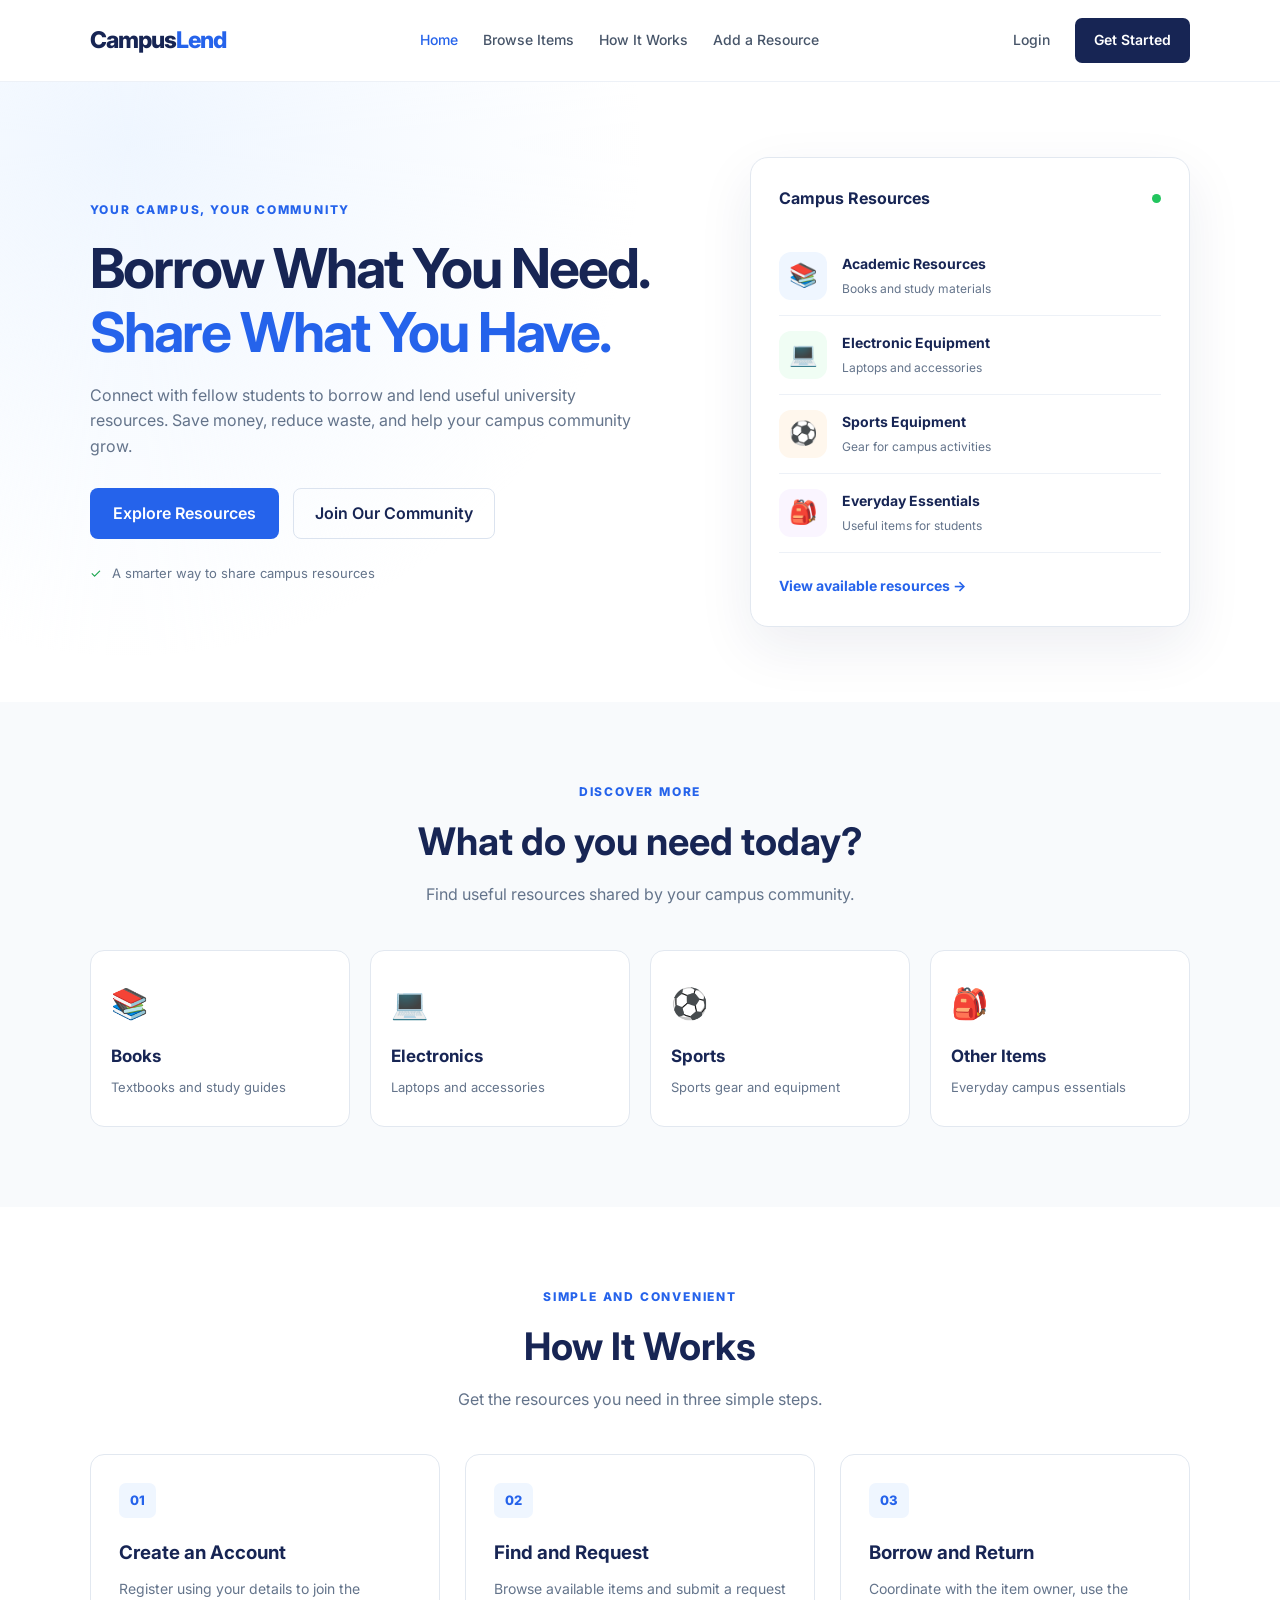
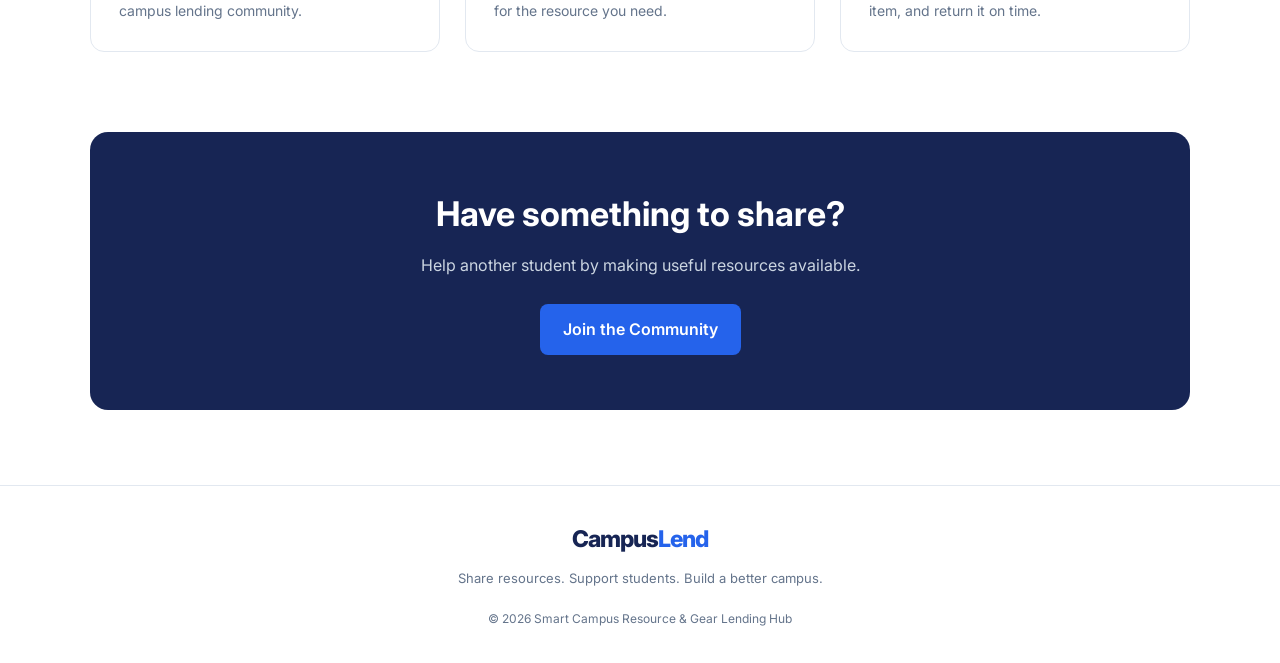
<file: frontend/index.html>
<!DOCTYPE html>
<html lang="en">
<head>
    <meta charset="UTF-8">
    <meta name="viewport" content="width=device-width, initial-scale=1.0">

    <title>Campus Lending Hub</title>

    <link rel="stylesheet" href="css/style.css">
    <link rel="stylesheet" href="css/home.css">
</head>

<body>

    <header class="navbar">
        <a href="index.html" class="logo">
            Campus<span>Lend</span>
        </a>

        <nav class="nav-links">
            <a href="index.html" class="active">Home</a>
            <a href="browse.html">Browse Items</a>
            <a href="#how-it-works">How It Works</a>
            <a href="add-resource.html">Add a Resource</a>
        </nav>

        <div class="nav-buttons">
            <a href="login.html" class="login-link">Login</a>
            <a href="register.html" class="register-btn">Get Started</a>
        </div>
    </header>

    <main>

        <section class="hero">

            <div class="hero-content">

                <p class="eyebrow">YOUR CAMPUS, YOUR COMMUNITY</p>

                <h1>
                    Borrow What You Need.
                    <span>Share What You Have.</span>
                </h1>

                <p class="hero-description">
                    Connect with fellow students to borrow and lend
                    useful university resources. Save money, reduce
                    waste, and help your campus community grow.
                </p>

                <div class="hero-buttons">
                    <a href="browse.html" class="primary-btn">
                        Explore Resources
                    </a>

                    <a href="register.html" class="secondary-btn">
                        Join Our Community
                    </a>
                </div>

                <div class="hero-note">
                    <span>✓</span>
                    A smarter way to share campus resources
                </div>

            </div>

            <div class="hero-card">

                <div class="card-heading">
                    <span>Campus Resources</span>
                    <span class="status-dot"></span>
                </div>

                <div class="resource-item">
                    <div class="resource-icon book-icon">📚</div>
                    <div>
                        <h3>Academic Resources</h3>
                        <p>Books and study materials</p>
                    </div>
                </div>

                <div class="resource-item">
                    <div class="resource-icon tech-icon">💻</div>
                    <div>
                        <h3>Electronic Equipment</h3>
                        <p>Laptops and accessories</p>
                    </div>
                </div>

                <div class="resource-item">
                    <div class="resource-icon sports-icon">⚽</div>
                    <div>
                        <h3>Sports Equipment</h3>
                        <p>Gear for campus activities</p>
                    </div>
                </div>

                <div class="resource-item">
                    <div class="resource-icon other-icon">🎒</div>
                    <div>
                        <h3>Everyday Essentials</h3>
                        <p>Useful items for students</p>
                    </div>
                </div>

                <a href="browse.html" class="view-resources">
                    View available resources →
                </a>

            </div>

        </section>

        <section class="categories">

            <div class="section-heading">
                <p class="eyebrow">DISCOVER MORE</p>
                <h2>What do you need today?</h2>
                <p>
                    Find useful resources shared by your campus community.
                </p>
            </div>

            <div class="category-grid">

                <a href="browse.html?category=books" class="category-card">
                    <span class="category-icon">📚</span>
                    <h3>Books</h3>
                    <p>Textbooks and study guides</p>
                </a>

                <a href="browse.html?category=electronics" class="category-card">
                    <span class="category-icon">💻</span>
                    <h3>Electronics</h3>
                    <p>Laptops and accessories</p>
                </a>

                <a href="browse.html?category=sports" class="category-card">
                    <span class="category-icon">⚽</span>
                    <h3>Sports</h3>
                    <p>Sports gear and equipment</p>
                </a>

                <a href="browse.html?category=other" class="category-card">
                    <span class="category-icon">🎒</span>
                    <h3>Other Items</h3>
                    <p>Everyday campus essentials</p>
                </a>

            </div>

        </section>

        <section class="how-it-works" id="how-it-works">

            <div class="section-heading">
                <p class="eyebrow">SIMPLE AND CONVENIENT</p>
                <h2>How It Works</h2>
                <p>Get the resources you need in three simple steps.</p>
            </div>

            <div class="steps-grid">

                <div class="step-card">
                    <span class="step-number">01</span>
                    <h3>Create an Account</h3>
                    <p>
                        Register using your details to join the
                        campus lending community.
                    </p>
                </div>

                <div class="step-card">
                    <span class="step-number">02</span>
                    <h3>Find and Request</h3>
                    <p>
                        Browse available items and submit a request
                        for the resource you need.
                    </p>
                </div>

                <div class="step-card">
                    <span class="step-number">03</span>
                    <h3>Borrow and Return</h3>
                    <p>
                        Coordinate with the item owner, use the item,
                        and return it on time.
                    </p>
                </div>

            </div>

        </section>

        <section class="cta-section">
            <h2>Have something to share?</h2>
            <p>
                Help another student by making useful resources available.
            </p>
            <a href="register.html" class="primary-btn">
                Join the Community
            </a>
        </section>

    </main>

    <footer class="footer">
        <a href="index.html" class="logo">
            Campus<span>Lend</span>
        </a>

        <p>Share resources. Support students. Build a better campus.</p>

        <p class="copyright">
            &copy; 2026 Smart Campus Resource & Gear Lending Hub
        </p>
    </footer>

</body>
</html>
</file>
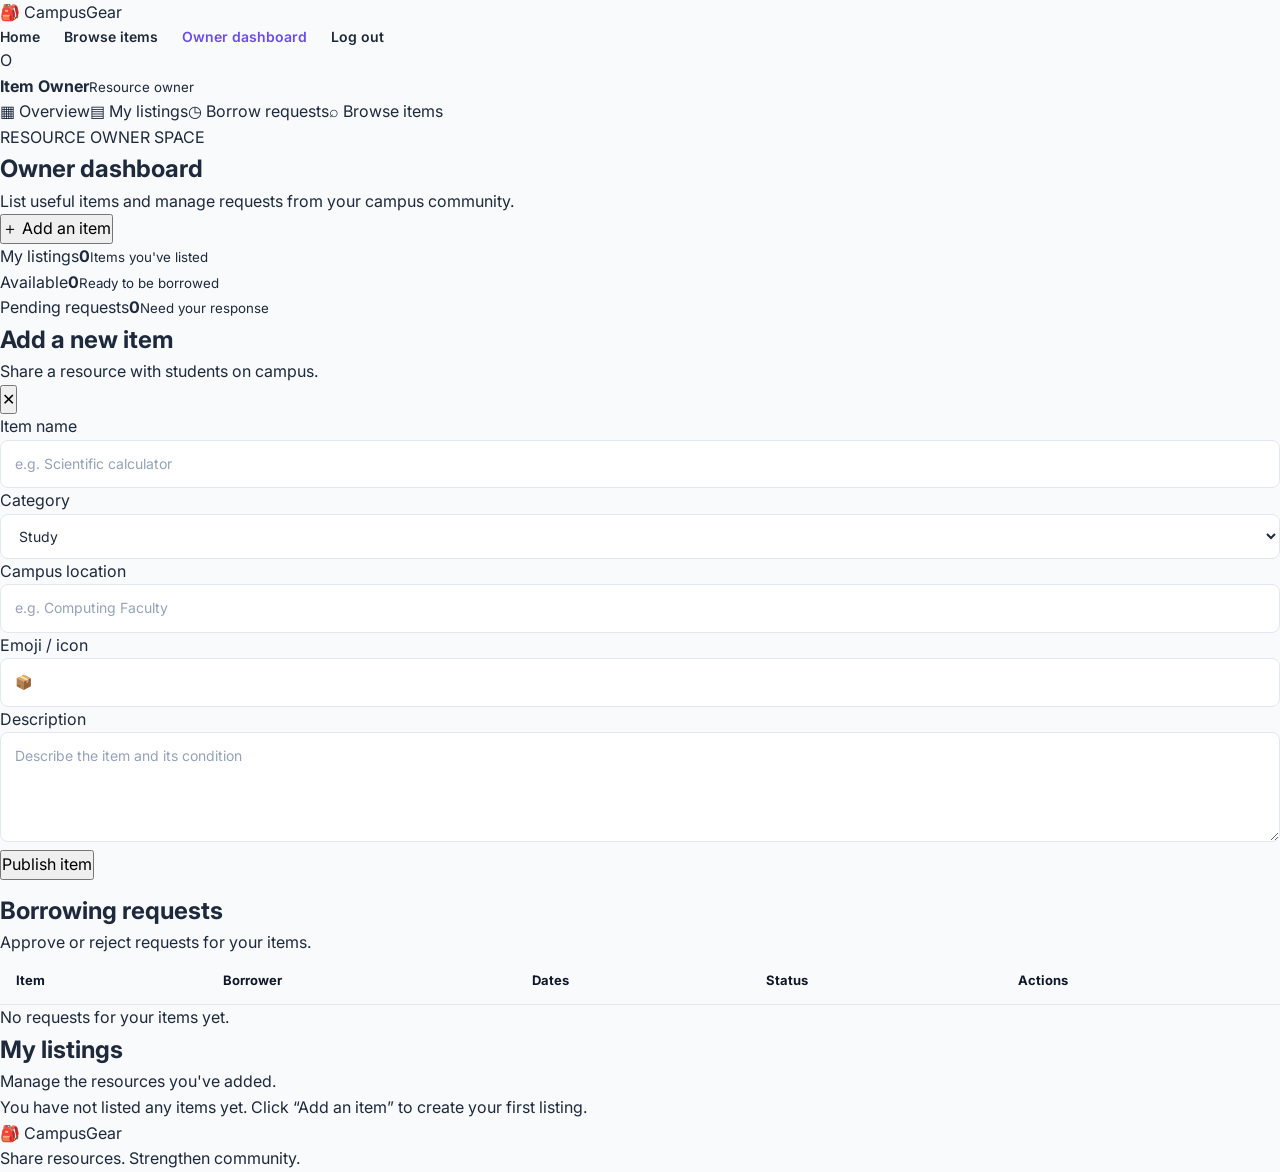
<file: owner.html>
<!DOCTYPE html>
<html lang="en"><head><meta charset="UTF-8"><meta name="viewport" content="width=device-width, initial-scale=1.0"><title>Owner dashboard | CampusGear</title><link rel="stylesheet" href="style.css"></head>
<body data-page="owner"><header class="site-header"><a class="brand" href="index.html">🎒 Campus<span>Gear</span></a><nav class="nav-links"><a href="index.html">Home</a><a href="browse.html">Browse items</a><a class="active" href="owner.html">Owner dashboard</a><a href="login.html" data-logout>Log out</a></nav><button class="menu-toggle" aria-label="Toggle navigation">☰</button></header>
<main class="dashboard-wrap"><aside class="dash-sidebar"><div class="profile-chip"><div class="profile-avatar">O</div><div><strong id="owner-name">Item Owner</strong><small>Resource owner</small></div></div><a class="side-link active" href="owner.html">▦ Overview</a><a class="side-link" href="#owner-items">▤ My listings</a><a class="side-link" href="#owner-requests">◷ Borrow requests</a><a class="side-link" href="browse.html">⌕ Browse items</a></aside>
<section class="dashboard-main"><div class="dash-heading"><div><span class="eyebrow">RESOURCE OWNER SPACE</span><h1>Owner dashboard</h1><p>List useful items and manage requests from your campus community.</p></div><button class="btn" id="show-item-form">＋ Add an item</button></div>
<div class="metric-grid"><article class="metric-card"><span>My listings</span><strong id="owner-total">0</strong><small>Items you've listed</small></article><article class="metric-card"><span>Available</span><strong id="owner-available">0</strong><small>Ready to be borrowed</small></article><article class="metric-card"><span>Pending requests</span><strong id="owner-pending">0</strong><small>Need your response</small></article></div>
<section class="panel hidden" id="item-form-panel"><div class="panel-heading"><div><h2>Add a new item</h2><p>Share a resource with students on campus.</p></div><button class="icon-button" id="hide-item-form" aria-label="Close form">✕</button></div><form id="add-item-form" class="form-grid"><label>Item name<input id="new-item-name" required placeholder="e.g. Scientific calculator"></label><label>Category<select id="new-item-category"><option>Study</option><option>Electronics</option><option>Sports</option><option>Equipment</option></select></label><label>Campus location<input id="new-item-location" required placeholder="e.g. Computing Faculty"></label><label>Emoji / icon<input id="new-item-emoji" maxlength="4" placeholder="📦" value="📦"></label><label class="span-two">Description<textarea id="new-item-description" rows="2" placeholder="Describe the item and its condition"></textarea></label><button class="btn" type="submit">Publish item</button><p id="item-form-message" class="form-message"></p></form></section>
<section class="panel" id="owner-requests"><div class="panel-heading"><div><h2>Borrowing requests</h2><p>Approve or reject requests for your items.</p></div></div><div class="table-scroll"><table><thead><tr><th>Item</th><th>Borrower</th><th>Dates</th><th>Status</th><th>Actions</th></tr></thead><tbody id="owner-requests-table"></tbody></table></div><div id="owner-requests-empty" class="table-empty">No requests for your items yet.</div></section>
<section class="panel" id="owner-items"><div class="panel-heading"><div><h2>My listings</h2><p>Manage the resources you've added.</p></div></div><div id="owner-items-list" class="owner-items-list"></div></section></section></main><footer class="site-footer"><a class="brand" href="index.html">🎒 Campus<span>Gear</span></a><p>Share resources. Strengthen community.</p></footer><script src="script.js"></script></body></html>
</file>
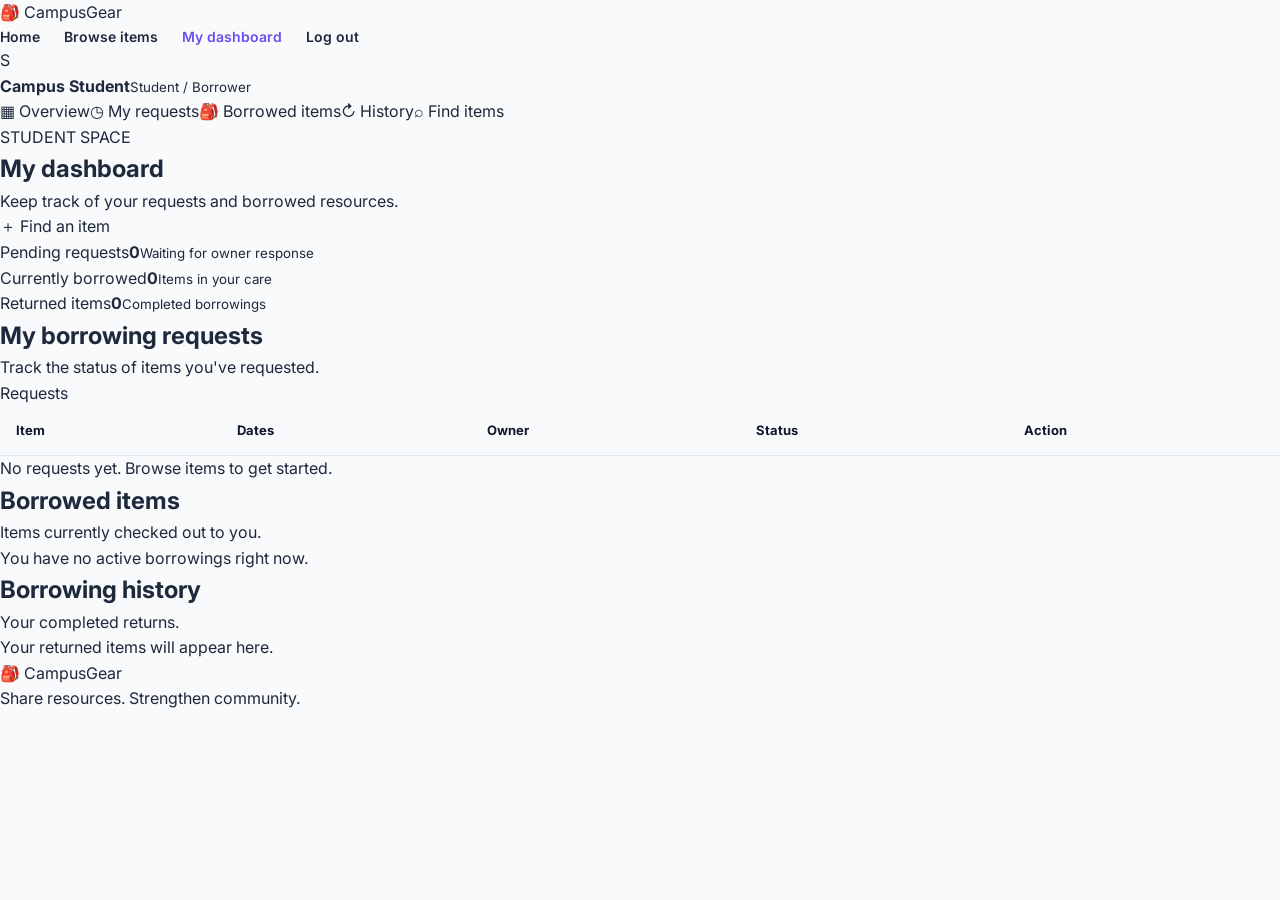
<file: student.html>
<!DOCTYPE html>
<html lang="en"><head><meta charset="UTF-8"><meta name="viewport" content="width=device-width, initial-scale=1.0"><title>Student dashboard | CampusGear</title><link rel="stylesheet" href="style.css"></head>
<body data-page="student"><header class="site-header"><a class="brand" href="index.html">🎒 Campus<span>Gear</span></a><nav class="nav-links"><a href="index.html">Home</a><a href="browse.html">Browse items</a><a class="active" href="student.html">My dashboard</a><a href="login.html" data-logout>Log out</a></nav><button class="menu-toggle" aria-label="Toggle navigation">☰</button></header>
<main class="dashboard-wrap"><aside class="dash-sidebar"><div class="profile-chip"><div class="profile-avatar" id="student-avatar">S</div><div><strong id="student-name">Campus Student</strong><small>Student / Borrower</small></div></div><a class="side-link active" href="student.html">▦ Overview</a><a class="side-link" href="#my-requests">◷ My requests</a><a class="side-link" href="#my-borrowed">🎒 Borrowed items</a><a class="side-link" href="#my-history">↻ History</a><a class="side-link" href="browse.html">⌕ Find items</a></aside>
<section class="dashboard-main"><div class="dash-heading"><div><span class="eyebrow">STUDENT SPACE</span><h1>My dashboard</h1><p>Keep track of your requests and borrowed resources.</p></div><a class="btn" href="browse.html">＋ Find an item</a></div>
<div class="metric-grid"><article class="metric-card"><span>Pending requests</span><strong id="student-pending">0</strong><small>Waiting for owner response</small></article><article class="metric-card"><span>Currently borrowed</span><strong id="student-borrowed">0</strong><small>Items in your care</small></article><article class="metric-card"><span>Returned items</span><strong id="student-returned">0</strong><small>Completed borrowings</small></article></div>
<section class="panel" id="my-requests"><div class="panel-heading"><div><h2>My borrowing requests</h2><p>Track the status of items you've requested.</p></div><span class="pill">Requests</span></div><div class="table-scroll"><table><thead><tr><th>Item</th><th>Dates</th><th>Owner</th><th>Status</th><th>Action</th></tr></thead><tbody id="student-requests-table"></tbody></table></div><div id="student-requests-empty" class="table-empty">No requests yet. <a href="browse.html">Browse items</a> to get started.</div></section>
<section class="panel" id="my-borrowed"><div class="panel-heading"><div><h2>Borrowed items</h2><p>Items currently checked out to you.</p></div></div><div id="student-borrowed-list" class="compact-list"></div></section>
<section class="panel" id="my-history"><div class="panel-heading"><div><h2>Borrowing history</h2><p>Your completed returns.</p></div></div><div id="student-history-list" class="compact-list"></div></section>
</section></main><footer class="site-footer"><a class="brand" href="index.html">🎒 Campus<span>Gear</span></a><p>Share resources. Strengthen community.</p></footer><script src="script.js"></script></body></html>
</file>
<file: frontend/css/style.css>
@import url('https://fonts.googleapis.com/css2?family=Inter:wght@400;500;600;700;800&display=swap');

:root {
    --primary: #2563eb;
    --primary-dark: #1d4ed8;
    --navy: #172554;
    --text: #243047;
    --muted: #64748b;
    --background: #f8fafc;
    --white: #ffffff;
    --border: #e2e8f0;
}

* {
    margin: 0;
    padding: 0;
    box-sizing: border-box;
}

html {
    scroll-behavior: smooth;
}

body {
    font-family: 'Inter', Arial, sans-serif;
    color: var(--text);
    background: var(--white);
    line-height: 1.6;
}

a {
    text-decoration: none;
    color: inherit;
}

button,
input,
select,
textarea {
    font: inherit;
}

button,
a {
    -webkit-tap-highlight-color: transparent;
}

img {
    max-width: 100%;
    display: block;
}

.primary-btn {
    display: inline-block;
    padding: 13px 23px;
    background: var(--primary);
    color: var(--white);
    border-radius: 8px;
    font-weight: 600;
    transition: background 0.2s ease, transform 0.2s ease;
}

.primary-btn:hover {
    background: var(--primary-dark);
    transform: translateY(-2px);
}

.eyebrow {
    color: var(--primary);
    font-size: 12px;
    font-weight: 800;
    letter-spacing: 1.8px;
}

.section-heading {
    text-align: center;
    max-width: 650px;
    margin: 0 auto 42px;
}

.section-heading h2 {
    font-size: clamp(28px, 4vw, 38px);
    color: var(--navy);
    margin: 10px 0;
}

.section-heading > p:last-child {
    color: var(--muted);
}

.logo {
    color: var(--navy);
    font-size: 23px;
    font-weight: 800;
    letter-spacing: -1px;
}

.logo span {
    color: var(--primary);
}

@media (max-width: 600px) {
    .section-heading {
        margin-bottom: 28px;
    }
}
</file>
<file: frontend/css/home.css>
/* Navigation */

.navbar {
    min-height: 82px;
    padding: 18px 7%;
    display: flex;
    align-items: center;
    justify-content: space-between;
    gap: 25px;
    border-bottom: 1px solid #edf1f7;
    background: #ffffff;
}

.nav-links,
.nav-buttons {
    display: flex;
    align-items: center;
    gap: 25px;
}

.nav-links a,
.login-link {
    color: #475569;
    font-size: 14px;
    font-weight: 500;
}

.nav-links a:hover,
.nav-links a.active,
.login-link:hover {
    color: #2563eb;
}

.register-btn {
    background: #172554;
    color: #ffffff;
    padding: 11px 19px;
    border-radius: 7px;
    font-size: 14px;
    font-weight: 600;
}

.register-btn:hover {
    background: #2563eb;
}

/* Hero section */

.hero {
    padding: 75px 7%;
    display: grid;
    grid-template-columns: 1.15fr 0.85fr;
    align-items: center;
    gap: 65px;
    background:
        radial-gradient(circle at 10% 10%, #eff6ff, transparent 40%),
        #ffffff;
}

.hero-content h1 {
    color: #172554;
    font-size: clamp(36px, 4.4vw, 55px);
    line-height: 1.16;
    letter-spacing: -2px;
    margin: 18px 0;
}

.hero-content h1 span {
    color: #2563eb;
    display: block;
}

.hero-description {
    color: #64748b;
    font-size: 16px;
    max-width: 560px;
    margin-bottom: 28px;
}

.hero-buttons {
    display: flex;
    align-items: center;
    gap: 14px;
    flex-wrap: wrap;
}

.secondary-btn {
    display: inline-block;
    padding: 12px 21px;
    border: 1px solid #dbe3ef;
    color: #172554;
    border-radius: 8px;
    font-weight: 600;
}

.secondary-btn:hover {
    background: #eff6ff;
}

.hero-note {
    margin-top: 24px;
    color: #64748b;
    font-size: 13px;
}

.hero-note span {
    color: #16a34a;
    margin-right: 6px;
}

.hero-card {
    padding: 28px;
    border: 1px solid #e2e8f0;
    border-radius: 18px;
    background: #ffffff;
    box-shadow: 0 20px 55px rgba(23, 37, 84, 0.08);
}

.card-heading {
    display: flex;
    justify-content: space-between;
    align-items: center;
    color: #172554;
    font-weight: 700;
    margin-bottom: 25px;
}

.status-dot {
    width: 9px;
    height: 9px;
    background: #22c55e;
    border-radius: 50%;
}

.resource-item {
    display: flex;
    align-items: center;
    gap: 15px;
    padding: 15px 0;
    border-bottom: 1px solid #edf1f7;
}

.resource-icon {
    width: 48px;
    height: 48px;
    display: grid;
    place-items: center;
    border-radius: 12px;
    font-size: 23px;
    flex-shrink: 0;
}

.book-icon {
    background: #eff6ff;
}

.tech-icon {
    background: #f0fdf4;
}

.sports-icon {
    background: #fff7ed;
}

.other-icon {
    background: #faf5ff;
}

.resource-item h3 {
    color: #172554;
    font-size: 14px;
    margin-bottom: 3px;
}

.resource-item p {
    color: #64748b;
    font-size: 12px;
}

.view-resources {
    display: inline-block;
    margin-top: 22px;
    color: #2563eb;
    font-size: 14px;
    font-weight: 700;
}

/* Categories */

.categories,
.how-it-works {
    padding: 80px 7%;
}

.categories {
    background: #f8fafc;
}

.category-grid {
    display: grid;
    grid-template-columns: repeat(4, minmax(0, 1fr));
    gap: 20px;
}

.category-card {
    background: #ffffff;
    padding: 28px 20px;
    border: 1px solid #e2e8f0;
    border-radius: 14px;
    transition: transform 0.2s ease, box-shadow 0.2s ease;
}

.category-card:hover {
    transform: translateY(-5px);
    box-shadow: 0 12px 28px rgba(23, 37, 84, 0.08);
}

.category-icon {
    display: inline-block;
    font-size: 30px;
    margin-bottom: 16px;
}

.category-card h3 {
    color: #172554;
    font-size: 17px;
    margin-bottom: 7px;
}

.category-card p {
    color: #64748b;
    font-size: 13px;
}

/* How it works */

.steps-grid {
    display: grid;
    grid-template-columns: repeat(3, minmax(0, 1fr));
    gap: 25px;
}

.step-card {
    padding: 28px;
    border: 1px solid #e2e8f0;
    border-radius: 14px;
}

.step-number {
    display: inline-block;
    color: #2563eb;
    font-size: 13px;
    font-weight: 800;
    background: #eff6ff;
    padding: 7px 11px;
    border-radius: 7px;
    margin-bottom: 20px;
}

.step-card h3 {
    color: #172554;
    margin-bottom: 10px;
}

.step-card p {
    color: #64748b;
    font-size: 14px;
}

/* Call to action */

.cta-section {
    margin: 0 7% 75px;
    padding: 55px 25px;
    background: #172554;
    color: #ffffff;
    border-radius: 18px;
    text-align: center;
}

.cta-section h2 {
    font-size: clamp(25px, 4vw, 34px);
    margin-bottom: 12px;
}

.cta-section p {
    color: #cbd5e1;
    margin-bottom: 25px;
}

/* Footer */

.footer {
    padding: 35px 7%;
    text-align: center;
    border-top: 1px solid #e2e8f0;
}

.footer > p {
    color: #64748b;
    margin-top: 10px;
    font-size: 13px;
}

.footer .copyright {
    margin-top: 20px;
    font-size: 12px;
}

/* Responsive layout */

@media (max-width: 1000px) {
    .navbar {
        flex-wrap: wrap;
    }

    .hero {
        grid-template-columns: 1fr;
        gap: 40px;
    }

    .hero-card {
        max-width: 600px;
        width: 100%;
    }

    .category-grid {
        grid-template-columns: repeat(2, minmax(0, 1fr));
    }
}

@media (max-width: 650px) {
    .navbar {
        padding: 18px 5%;
    }

    .nav-links {
        order: 3;
        width: 100%;
        justify-content: space-between;
        gap: 12px;
    }

    .nav-links a {
        font-size: 12px;
    }

    .nav-buttons {
        gap: 12px;
    }

    .hero,
    .categories,
    .how-it-works {
        padding: 55px 5%;
    }

    .hero-content h1 {
        letter-spacing: -1px;
    }

    .category-grid,
    .steps-grid {
        grid-template-columns: 1fr;
    }

    .cta-section {
        margin: 0 5% 50px;
    }
}
</file>
<file: style.css>
@import url('https://fonts.googleapis.com/css2?family=Inter:wght@400;500;600;700;800&display=swap');

/* =========================
   1. GLOBAL VARIABLES
========================= */

:root {
    --primary: #6c4cf1;
    --primary-dark: #5035ce;
    --primary-light: #eeeaff;

    --secondary: #0f172a;
    --text: #1e293b;
    --muted: #64748b;

    --background: #f8fafc;
    --white: #ffffff;

    --border: #e2e8f0;

    --success: #16a34a;
    --success-light: #dcfce7;

    --danger: #dc2626;
    --danger-light: #fee2e2;

    --warning: #d97706;
    --warning-light: #fef3c7;

    --shadow-sm: 0 2px 8px rgba(15, 23, 42, 0.05);
    --shadow-md: 0 8px 24px rgba(15, 23, 42, 0.08);
    --shadow-lg: 0 15px 40px rgba(15, 23, 42, 0.12);

    --radius-sm: 8px;
    --radius-md: 12px;
    --radius-lg: 18px;
}

/* =========================
   2. RESET
========================= */

* {
    margin: 0;
    padding: 0;
    box-sizing: border-box;
}

html {
    scroll-behavior: smooth;
    -webkit-text-size-adjust: 100%;
}

body {
    font-family: 'Inter', Arial, sans-serif;
    background: var(--background);
    color: var(--text);
    line-height: 1.6;
    min-height: 100vh;
}

button,
input,
select,
textarea {
    font: inherit;
}

button {
    cursor: pointer;
}

a {
    color: inherit;
    text-decoration: none;
}

img {
    max-width: 100%;
    display: block;
}

ul,
ol {
    list-style: none;
}

/* =========================
   3. COMMON CONTAINERS
========================= */

.container {
    width: min(1200px, 92%);
    margin: 0 auto;
}

.page-container {
    width: min(1100px, 92%);
    margin: 0 auto;
}

.section {
    padding: 60px 0;
}

.section-heading {
    font-size: clamp(24px, 4vw, 34px);
    font-weight: 800;
    color: var(--secondary);
    margin-bottom: 12px;
}

.section-description {
    color: var(--muted);
    font-size: 15px;
}

/* =========================
   4. COMMON NAVBAR
========================= */

.navbar {
    width: 100%;
    background: var(--white);
    border-bottom: 1px solid var(--border);
    position: sticky;
    top: 0;
    z-index: 1000;
}

.nav-container {
    width: min(1200px, 92%);
    min-height: 76px;
    margin: 0 auto;

    display: flex;
    align-items: center;
    justify-content: space-between;
    gap: 20px;
}

.logo {
    font-size: 25px;
    font-weight: 800;
    color: var(--primary);
    letter-spacing: -1px;
}

.nav-links {
    display: flex;
    align-items: center;
    gap: 24px;
}

.nav-links a {
    font-size: 14px;
    font-weight: 600;
    color: var(--text);
    transition: color 0.2s ease;
}

.nav-links a:hover {
    color: var(--primary);
}

.nav-links a.active {
    color: var(--primary);
}

.menu-toggle {
    display: none;
    border: none;
    background: transparent;
    font-size: 26px;
    color: var(--secondary);
}

/* =========================
   5. BUTTONS
========================= */

.primary-btn,
.primary-button {
    display: inline-flex;
    align-items: center;
    justify-content: center;
    gap: 8px;

    padding: 12px 22px;
    border: none;
    border-radius: var(--radius-sm);

    background: var(--primary);
    color: var(--white);

    font-size: 14px;
    font-weight: 700;

    transition: 0.2s ease;
}

.primary-btn:hover,
.primary-button:hover {
    background: var(--primary-dark);
    transform: translateY(-2px);
}

.secondary-btn,
.secondary-button {
    display: inline-flex;
    align-items: center;
    justify-content: center;

    padding: 11px 20px;
    border: 1px solid var(--border);
    border-radius: var(--radius-sm);

    background: var(--white);
    color: var(--text);

    font-size: 14px;
    font-weight: 600;

    transition: 0.2s ease;
}

.secondary-btn:hover,
.secondary-button:hover {
    border-color: var(--primary);
    color: var(--primary);
}

.danger-btn {
    background: var(--danger);
    color: var(--white);
    border: none;
    border-radius: var(--radius-sm);
    padding: 10px 16px;
    font-weight: 600;
}

.success-btn {
    background: var(--success);
    color: var(--white);
    border: none;
    border-radius: var(--radius-sm);
    padding: 10px 16px;
    font-weight: 600;
}

/* =========================
   6. COMMON CARDS
========================= */

.card {
    background: var(--white);
    border: 1px solid var(--border);
    border-radius: var(--radius-lg);
    padding: 24px;
    box-shadow: var(--shadow-sm);
}

.card:hover {
    box-shadow: var(--shadow-md);
}

/* =========================
   7. FORMS
========================= */

.form-group {
    display: flex;
    flex-direction: column;
    gap: 8px;
    margin-bottom: 18px;
}

.form-group label {
    font-size: 14px;
    font-weight: 600;
    color: var(--secondary);
}

input,
select,
textarea {
    width: 100%;
    padding: 12px 14px;

    border: 1px solid var(--border);
    border-radius: var(--radius-sm);

    background: var(--white);
    color: var(--text);

    font-size: 14px;
    outline: none;

    transition: border-color 0.2s ease, box-shadow 0.2s ease;
}

input:focus,
select:focus,
textarea:focus {
    border-color: var(--primary);
    box-shadow: 0 0 0 3px rgba(108, 76, 241, 0.12);
}

textarea {
    resize: vertical;
    min-height: 110px;
}

input::placeholder,
textarea::placeholder {
    color: #94a3b8;
}

/* =========================
   8. MESSAGES
========================= */

.form-message,
#formMessage,
#message {
    font-size: 14px;
    margin-top: 12px;
}

.success,
.success-message {
    color: var(--success);
}

.error,
.error-message {
    color: var(--danger);
}

.info-message {
    color: var(--primary);
}

/* =========================
   9. STATUS BADGES
========================= */

.status,
.status-badge {
    display: inline-flex;
    align-items: center;
    padding: 5px 11px;
    border-radius: 30px;
    font-size: 12px;
    font-weight: 700;
}

.status-pending {
    background: var(--warning-light);
    color: var(--warning);
}

.status-approved,
.status-returned {
    background: var(--success-light);
    color: var(--success);
}

.status-rejected {
    background: var(--danger-light);
    color: var(--danger);
}

/* =========================
   10. TABLES
========================= */

.table-container {
    width: 100%;
    overflow-x: auto;
}

table {
    width: 100%;
    border-collapse: collapse;
    background: var(--white);
}

th,
td {
    padding: 14px 16px;
    border-bottom: 1px solid var(--border);
    text-align: left;
    font-size: 13px;
}

th {
    background: #f8fafc;
    color: var(--secondary);
    font-weight: 700;
}

td {
    color: var(--muted);
}

/* =========================
   11. COMMON FOOTER
========================= */

.footer {
    background: #0f172a;
    color: #cbd5e1;
    padding: 30px 5%;
    text-align: center;
    margin-top: 60px;
}

.footer p {
    font-size: 13px;
}

/* =========================
   12. RESPONSIVE
========================= */

@media (max-width: 768px) {
    .nav-container {
        min-height: 66px;
    }

    .menu-toggle {
        display: block;
    }

    .nav-links {
        display: none;
        position: absolute;
        top: 66px;
        left: 0;
        width: 100%;

        flex-direction: column;
        align-items: stretch;
        gap: 0;

        background: var(--white);
        border-bottom: 1px solid var(--border);
        box-shadow: var(--shadow-md);
        padding: 10px 5%;
    }

    .nav-links.open {
        display: flex;
    }

    .nav-links a {
        padding: 13px 5px;
        border-bottom: 1px solid #f1f5f9;
    }

    .section {
        padding: 40px 0;
    }

    .card {
        padding: 18px;
    }

    .container,
    .page-container {
        width: 94%;
    }

    .table-container {
        overflow-x: auto;
    }
}

@media (max-width: 480px) {
    .logo {
        font-size: 22px;
    }

    .primary-btn,
    .secondary-btn {
        padding: 11px 16px;
        font-size: 13px;
    }

    .section-heading {
        font-size: 24px;
    }
}
</file>
